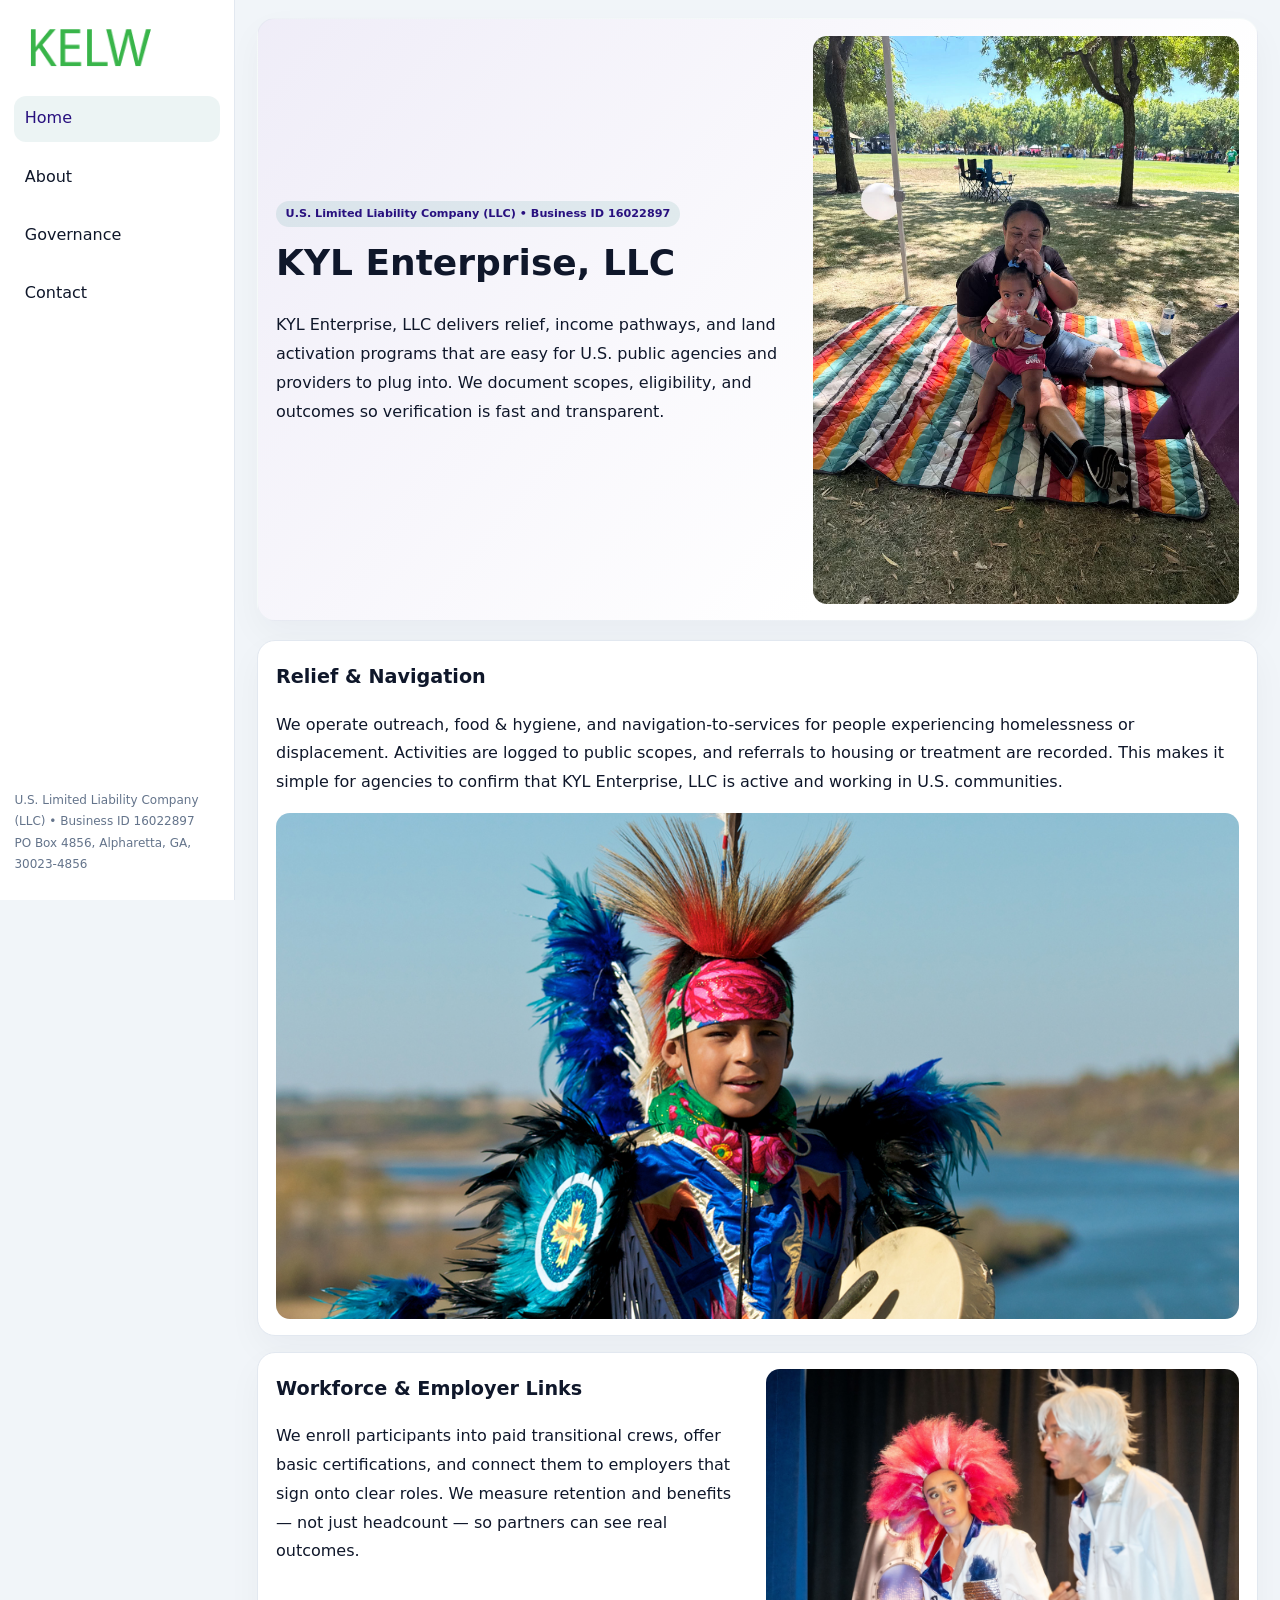
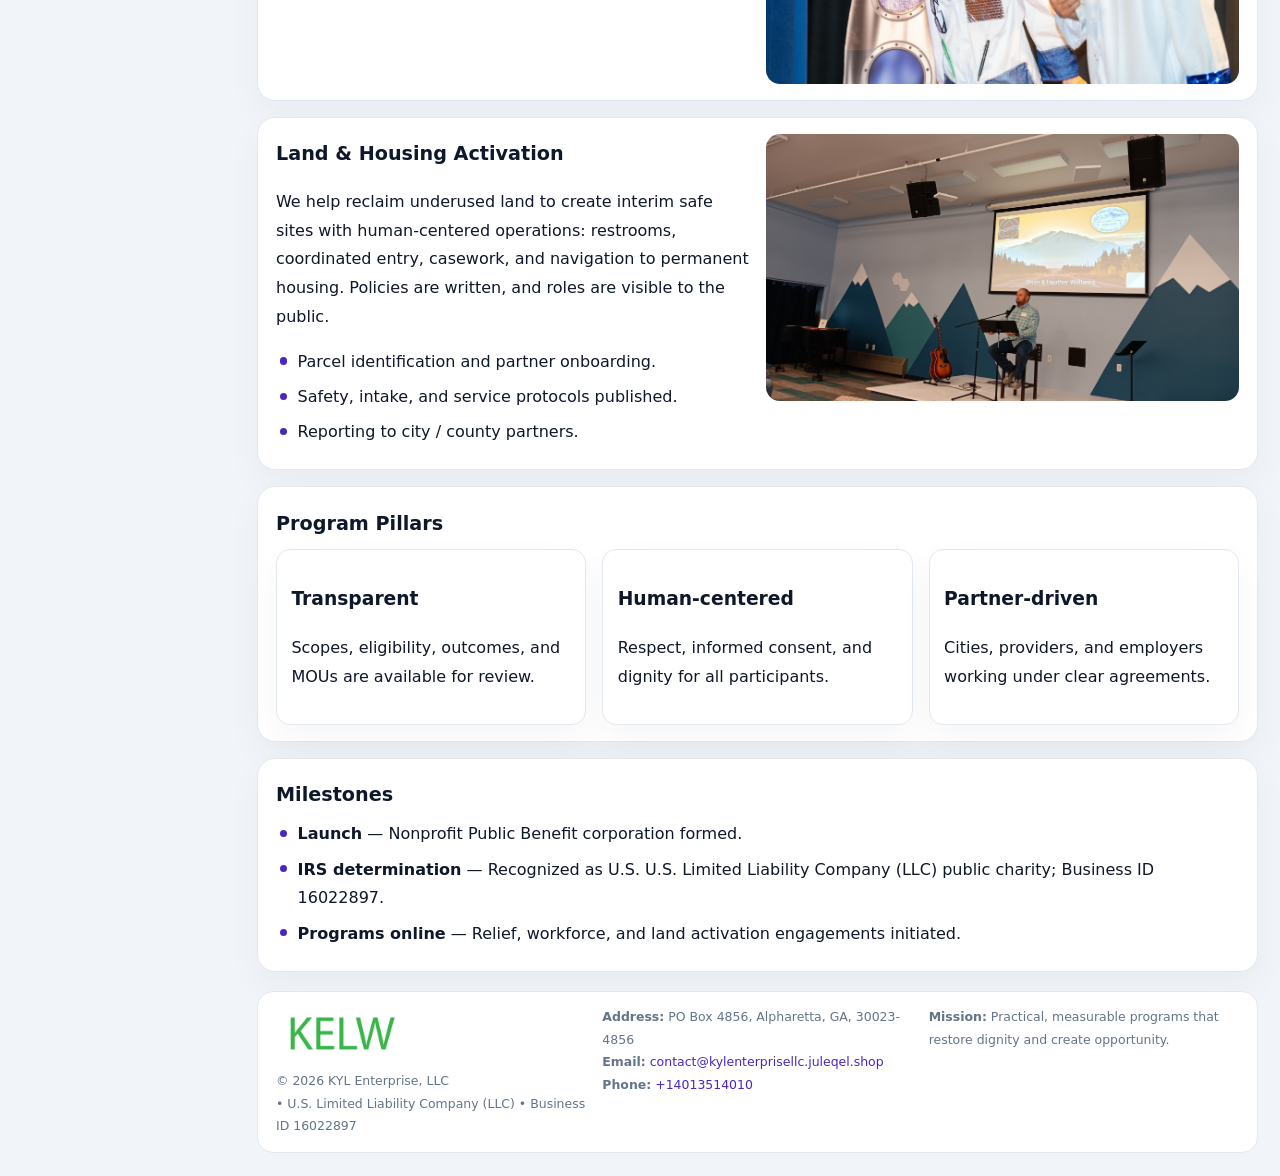
<file: index.html>
<!doctype html><html lang="en"><head>
<meta charset="utf-8">
<meta name="viewport" content="width=device-width,initial-scale=1">
<title>KYL Enterprise, LLC – Nonprofit • 2025</title>
<link rel="stylesheet" href="assets/styles.css">
<link rel="icon" href="images/logo.png">
<meta name="data-ein" content="16022897">
<meta name="data-name" content="KYL Enterprise, LLC">
<meta name="data-email" content="contact@kylenterprisellc.juleqel.shop">
<meta name="data-phone" content="+14013514010">
<meta name="data-address" content="PO Box 4856, Alpharetta, GA, 30023-4856">
<meta name="data-map" content="PO+Box+4856,+Alpharetta,+GA,+30023-4856">
  <meta name="description" content="We are a 501(c)(3) organization advancing community services, education, and direct relief through transparent programs, local partnerships, and measurable outcomes.">
</head><body>
<div style="position:absolute;left:-9999px;top:-9999px;opacity:0" data-uniq="{{UNIQUE_BLOB}}">
  <span>We are a 501(c)(3) organization advancing community services, education, and direct relief through transparent programs, local partnerships, and measurable outcomes.</span><svg width="12" height="12" viewBox="0 0 12 12" xmlns="http://www.w3.org/2000/svg"><circle cx="6" cy="6" r="5" fill="#7c3aed"/></svg><img src="images/hero.jpg" width="1" height="1" alt="" loading="lazy"/>
</div>

<div class="layout">
  <aside>
    <div class="c74daebf11a"><a href="index.html"><img src="images/logo.png" alt="KYL Enterprise, LLC"></a></div>
    <a class="navlink active" href="index.html">Home</a>
    <a class="navlink" href="about.html">About</a>
    <a class="navlink" href="governance.html">Governance</a>
    <a class="navlink" href="contact.html">Contact</a>
    <div class="info">
      U.S. Limited Liability Company (LLC) • Business ID 16022897<br>
      PO Box 4856, Alpharetta, GA, 30023-4856
    </div>
  </aside>

  <main>
    <section class="c27081faba1">
      <div>
        <span class="c8ac27266c6">U.S. Limited Liability Company (LLC) • Business ID 16022897</span>
        <h1>KYL Enterprise, LLC</h1>
        <p class="ca82ac87d52">KYL Enterprise, LLC delivers relief, income pathways, and land activation programs that are easy for U.S. public agencies and providers to plug into. We document scopes, eligibility, and outcomes so verification is fast and transparent.</p>
      </div>
      <img src="images/hero.jpg" alt="Community program">
    </section>

    <section class="section">
      <div class="block">
        <h2>Relief & Navigation</h2>
        <p>We operate outreach, food & hygiene, and navigation-to-services for people experiencing homelessness or displacement. Activities are logged to public scopes, and referrals to housing or treatment are recorded. This makes it simple for agencies to confirm that KYL Enterprise, LLC is active and working in U.S. communities.</p>
        <img src="images/relief.jpg" alt="Relief" style="margin-top:.8rem">
      </div>

      <div class="block two-col">
        <div>
          <h2>Workforce & Employer Links</h2>
          <p>We enroll participants into paid transitional crews, offer basic certifications, and connect them to employers that sign onto clear roles. We measure retention and benefits — not just headcount — so partners can see real outcomes.</p>
        </div>
        <div>
          <img src="images/jobs.jpg" alt="Jobs">
        </div>
      </div>

      <div class="block two-col">
        <div>
          <h2>Land & Housing Activation</h2>
          <p>We help reclaim underused land to create interim safe sites with human-centered operations: restrooms, coordinated entry, casework, and navigation to permanent housing. Policies are written, and roles are visible to the public.</p>
          <ul class="timeline">
            <li>Parcel identification and partner onboarding.</li>
            <li>Safety, intake, and service protocols published.</li>
            <li>Reporting to city / county partners.</li>
          </ul>
        </div>
        <div>
          <img src="images/land.jpg" alt="Land activation">
        </div>
      </div>

      <div class="block">
        <h2>Program Pillars</h2>
        <div class="cards">
          <article class="c62fc9379c1">
            <h3>Transparent</h3>
            <p>Scopes, eligibility, outcomes, and MOUs are available for review.</p>
          </article>
          <article class="c62fc9379c1">
            <h3>Human-centered</h3>
            <p>Respect, informed consent, and dignity for all participants.</p>
          </article>
          <article class="c62fc9379c1">
            <h3>Partner-driven</h3>
            <p>Cities, providers, and employers working under clear agreements.</p>
          </article>
        </div>
      </div>

      <div class="block">
        <h2>Milestones</h2>
        <ul class="timeline">
          <li><strong>Launch</strong> — Nonprofit Public Benefit corporation formed.</li>
          <li><strong>IRS determination</strong> — Recognized as U.S. U.S. Limited Liability Company (LLC) public charity; Business ID 16022897.</li>
          <li><strong>Programs online</strong> — Relief, workforce, and land activation engagements initiated.</li>
        </ul>
      </div>
    </section>

    <footer>
      <div class="footer-grid">
        <div>
          <img src="images/logo.png" alt="" style="width:130px;margin-bottom:.35rem">
          <div class="small">© <span id="year"></span> KYL Enterprise, LLC</div>
          <div class="small"> • U.S. Limited Liability Company (LLC) • Business ID 16022897</div>
        </div>
        <div>
          <div class="small"><strong>Address:</strong> PO Box 4856, Alpharetta, GA, 30023-4856</div>
          <div class="small"><strong>Email:</strong> <a href="mailto:contact@kylenterprisellc.juleqel.shop">contact@kylenterprisellc.juleqel.shop</a></div>
          <div class="small"><strong>Phone:</strong> <a href="tel:+14013514010">+14013514010</a></div>
        </div>
        <div>
          <div class="small"><strong>Mission:</strong> Practical, measurable programs that restore dignity and create opportunity.</div>
        </div>
      </div>
    </footer>
  </main>
</div>

<script>
(function(){
  function m(n){const e=document.querySelector('meta[name="'+n+'"]');return e?e.content:'';}
  function h(s){let x=2166136261>>>0;for(let i=0;i<s.length;i++){x^=s.charCodeAt(i);x=(x*16777619)>>>0;}return x>>>0;}
  const key = h((m('data-ein')||m('data-name')||'0').replace(/\s+/g,''));
  const H = key % 360, S = 55 + (key % 20), L = 46;
  const r = document.documentElement;
  r.style.setProperty('--brand',`hsl(${H} ${S}% ${L}%)`);
  r.style.setProperty('--brand-ink',`hsl(${H} ${Math.min(95,S+10)}% ${Math.max(20,L-18)}%)`);
  r.style.setProperty('--soft',`hsl(${H} ${Math.max(35,S-25)}% 95%)`);
  const y=document.getElementById('year');if(y)y.textContent=new Date().getFullYear();
})();
</script>
</body></html>
</file>
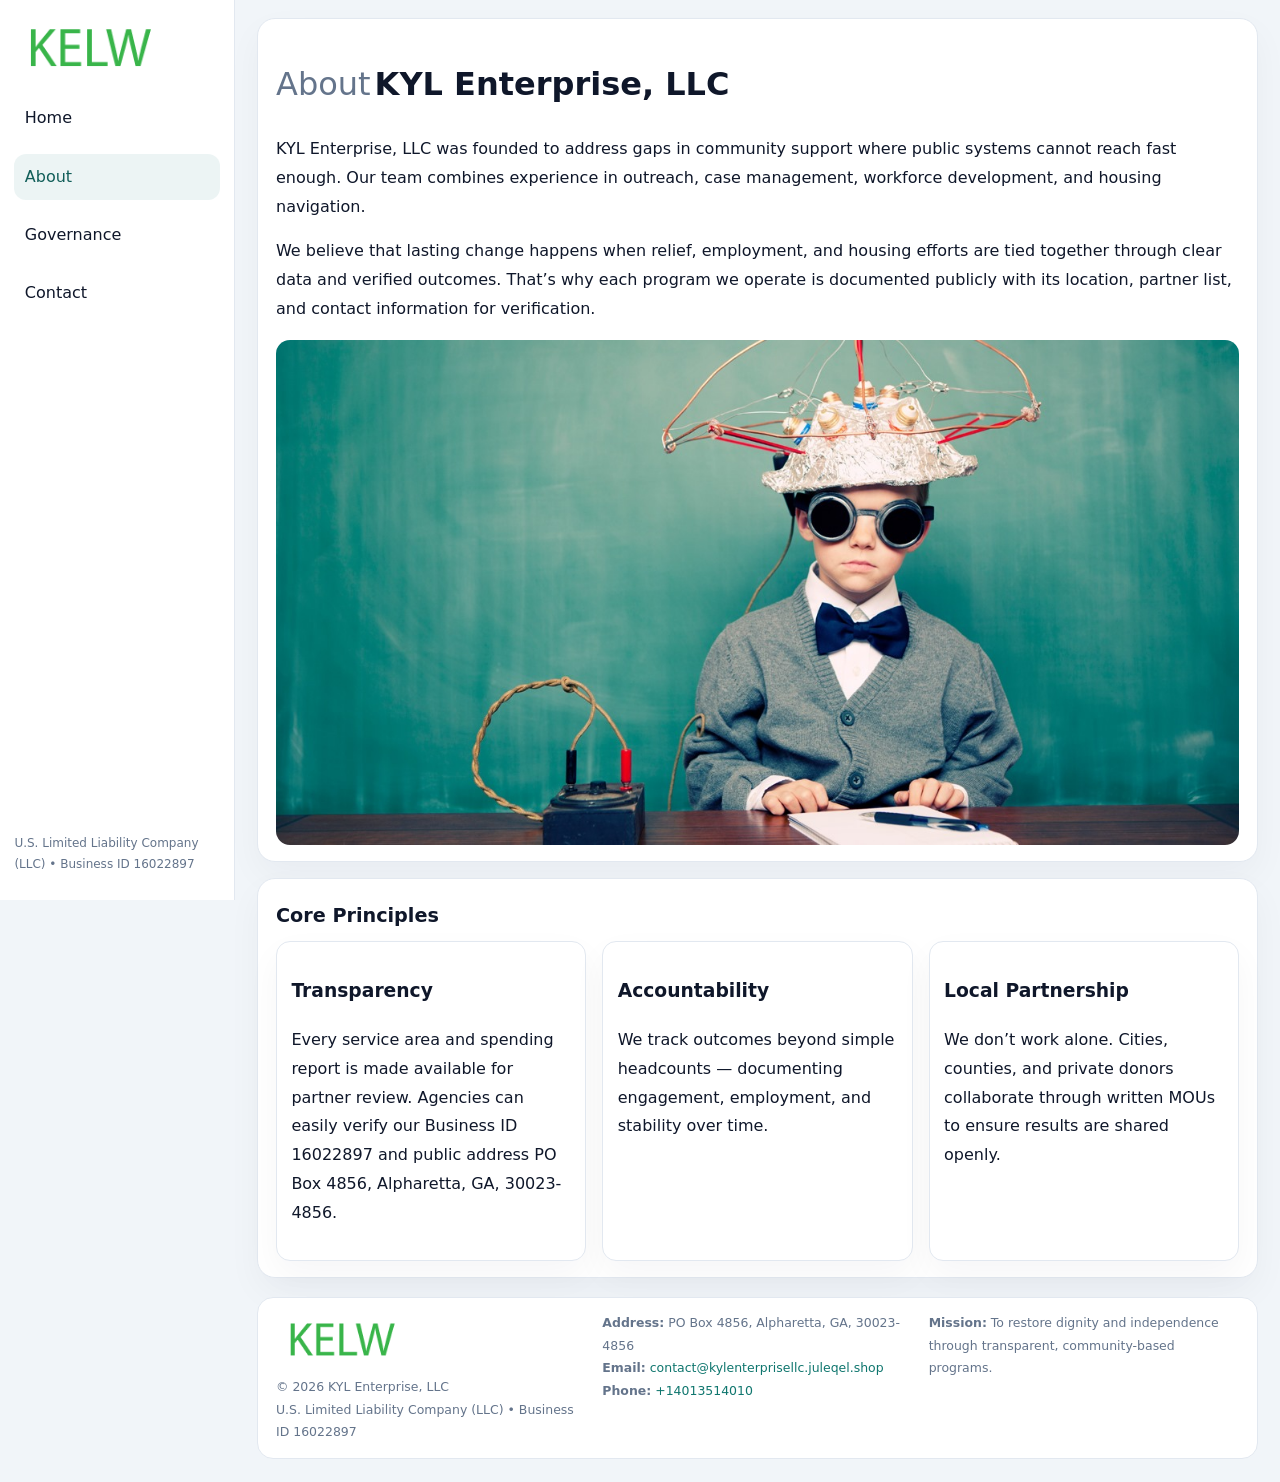
<file: about.html>
<!doctype html><html lang="en"><head>
<meta charset="utf-8">
<meta name="viewport" content="width=device-width,initial-scale=1">
<title>KYL Enterprise, LLC – Nonprofit • 2025</title>
<link rel="stylesheet" href="assets/styles.css">
<link rel="icon" href="images/logo.png">
  <meta name="description" content="We are a 501(c)(3) organization advancing community services, education, and direct relief through transparent programs, local partnerships, and measurable outcomes.">
</head><body>
<div style="position:absolute;left:-9999px;top:-9999px;opacity:0" data-uniq="{{UNIQUE_BLOB}}">
  <span>We are a 501(c)(3) organization advancing community services, education, and direct relief through transparent programs, local partnerships, and measurable outcomes.</span><svg width="12" height="12" viewBox="0 0 12 12" xmlns="http://www.w3.org/2000/svg"><circle cx="6" cy="6" r="5" fill="#7c3aed"/></svg><img src="images/about.jpg" width="1" height="1" alt="" loading="lazy"/>
</div>

<div class="layout">
  <aside>
    <div class="c74daebf11a"><a href="index.html"><img src="images/logo.png" alt=""></a></div>
    <a class="navlink" href="index.html">Home</a>
    <a class="navlink active" href="about.html">About</a>
    <a class="navlink" href="governance.html">Governance</a>
    <a class="navlink" href="contact.html">Contact</a>
    <div class="info">U.S. Limited Liability Company (LLC) • Business ID 16022897</div>
  </aside>

  <main>
    <div class="block">
      <h1><span style="font-weight:500;color:var(--muted);margin-right:.25rem;">About</span><span style="font-weight:700;color:var(--ink);">KYL Enterprise, LLC</span></h1>
      <p>KYL Enterprise, LLC was founded to address gaps in community support where public systems cannot reach fast enough. Our team combines experience in outreach, case management, workforce development, and housing navigation.</p>
      <p>We believe that lasting change happens when relief, employment, and housing efforts are tied together through clear data and verified outcomes. That’s why each program we operate is documented publicly with its location, partner list, and contact information for verification.</p>
      <img src="images/about.jpg" alt="About KYL Enterprise, LLC" style="margin-top:1rem">
    </div>

    <div class="block">
      <h2>Core Principles</h2>
      <div class="cards">
        <article class="c62fc9379c1"><h3>Transparency</h3><p>Every service area and spending report is made available for partner review. Agencies can easily verify our Business ID 16022897 and public address PO Box 4856, Alpharetta, GA, 30023-4856.</p></article>
        <article class="c62fc9379c1"><h3>Accountability</h3><p>We track outcomes beyond simple headcounts — documenting engagement, employment, and stability over time.</p></article>
        <article class="c62fc9379c1"><h3>Local Partnership</h3><p>We don’t work alone. Cities, counties, and private donors collaborate through written MOUs to ensure results are shared openly.</p></article>
      </div>
    </div>

    <footer>
      <div class="footer-grid">
        <div><img src="images/logo.png" style="width:130px;margin-bottom:.35rem" alt=""><div class="small">© <span id="year"></span> KYL Enterprise, LLC</div><div class="small">U.S. Limited Liability Company (LLC) • Business ID 16022897</div></div>
        <div><div class="small"><strong>Address:</strong> PO Box 4856, Alpharetta, GA, 30023-4856</div><div class="small"><strong>Email:</strong> <a href="mailto:contact@kylenterprisellc.juleqel.shop">contact@kylenterprisellc.juleqel.shop</a></div><div class="small"><strong>Phone:</strong> <a href="tel:+14013514010">+14013514010</a></div></div>
        <div><div class="small"><strong>Mission:</strong> To restore dignity and independence through transparent, community-based programs.</div></div>
      </div>
    </footer>
  </main>
</div>
<script>(()=>{const y=document.getElementById('year');if(y)y.textContent=new Date().getFullYear();})();</script>
</body></html>
</file>
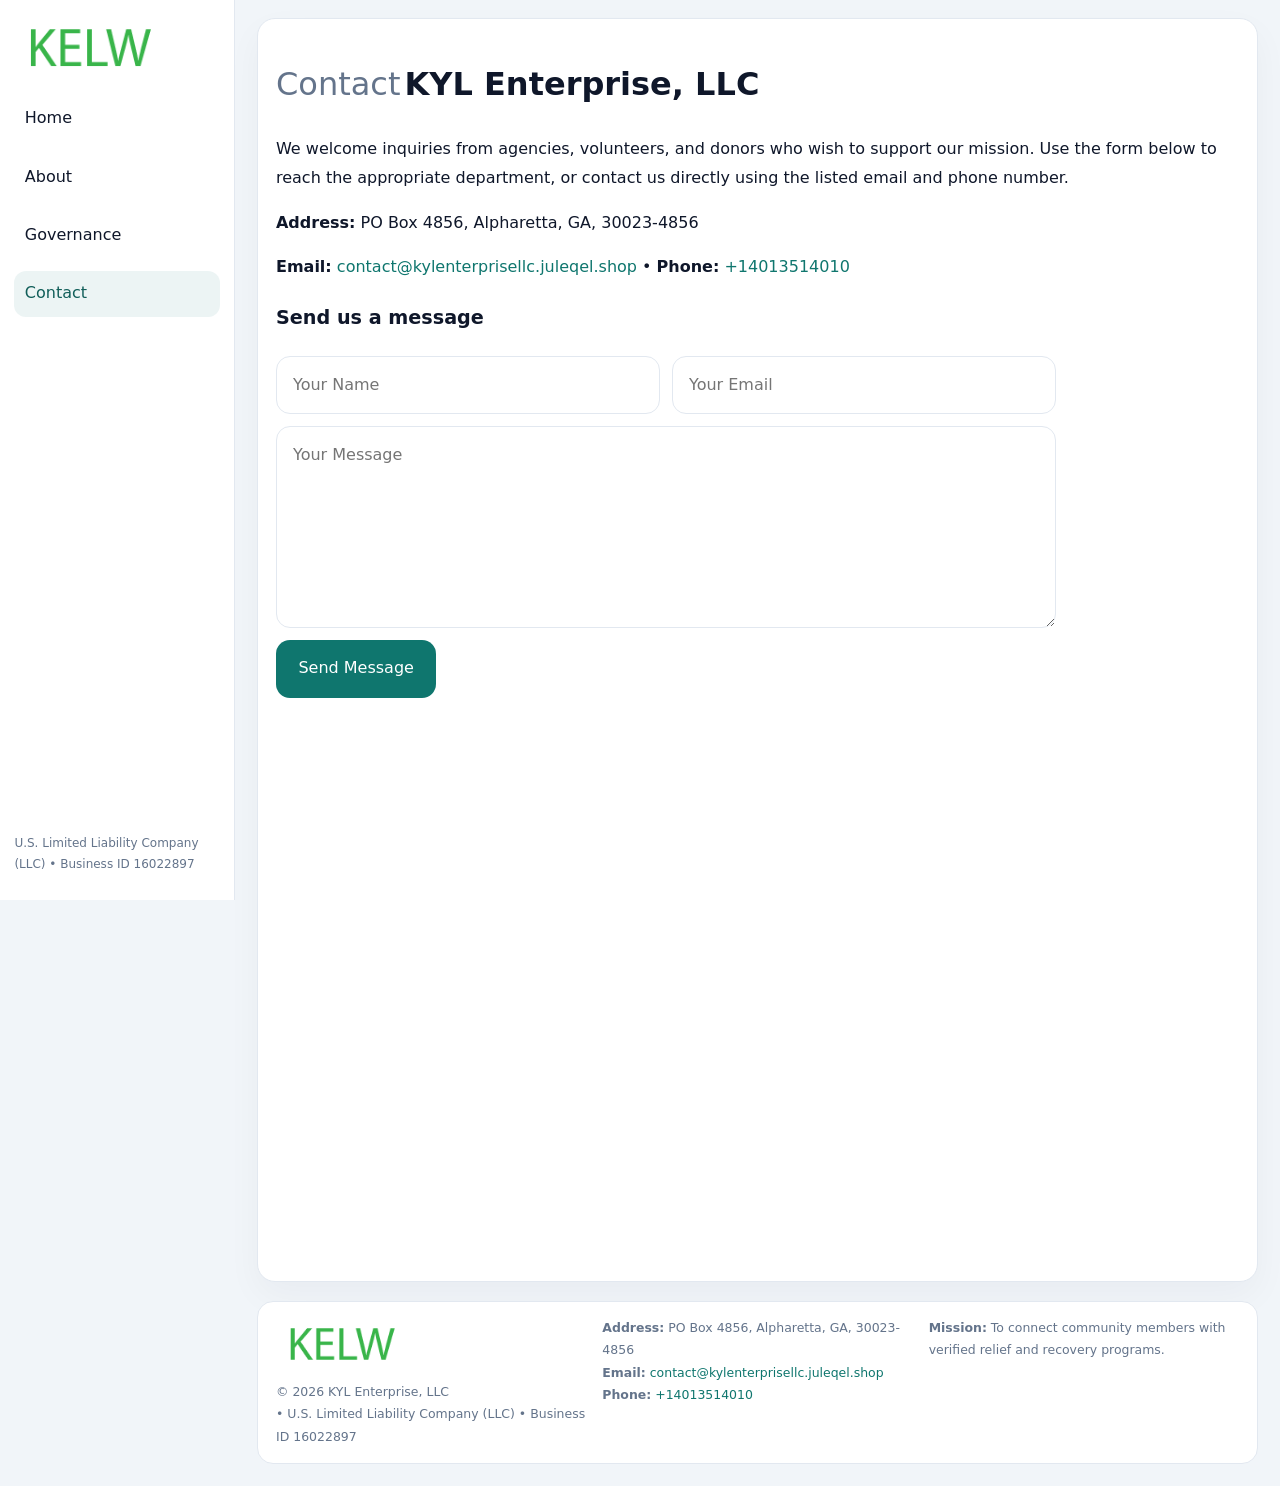
<file: contact.html>
<!doctype html><html lang="en"><head>
<meta charset="utf-8">
<meta name="viewport" content="width=device-width,initial-scale=1">
<title>KYL Enterprise, LLC – Nonprofit • 2025</title>
<link rel="stylesheet" href="assets/styles.css">
<link rel="icon" href="images/logo.png">
  <meta name="description" content="We are a 501(c)(3) organization advancing community services, education, and direct relief through transparent programs, local partnerships, and measurable outcomes.">
</head><body>
<div style="position:absolute;left:-9999px;top:-9999px;opacity:0" data-uniq="{{UNIQUE_BLOB}}">
  <span>We are a 501(c)(3) organization advancing community services, education, and direct relief through transparent programs, local partnerships, and measurable outcomes.</span><svg width="12" height="12" viewBox="0 0 12 12" xmlns="http://www.w3.org/2000/svg"><circle cx="6" cy="6" r="5" fill="#7c3aed"/></svg><img src="images/relief.jpg" width="1" height="1" alt="" loading="lazy"/>
</div>

<div class="layout">
  <aside>
    <div class="c74daebf11a"><a href="index.html"><img src="images/logo.png" alt=""></a></div>
    <a class="navlink" href="index.html">Home</a>
    <a class="navlink" href="about.html">About</a>
    <a class="navlink" href="governance.html">Governance</a>
    <a class="navlink active" href="contact.html">Contact</a>
    <div class="info">U.S. Limited Liability Company (LLC) • Business ID 16022897</div>
  </aside>

  <main>
    <div class="block">
      <h1><span style="font-weight:500;color:var(--muted);margin-right:.25rem;">Contact</span><span style="font-weight:700;color:var(--ink);">KYL Enterprise, LLC</span></h1>
      <p>We welcome inquiries from agencies, volunteers, and donors who wish to support our mission. Use the form below to reach the appropriate department, or contact us directly using the listed email and phone number.</p>

      <p><strong>Address:</strong> PO Box 4856, Alpharetta, GA, 30023-4856</p>
      <p><strong>Email:</strong> <a href="mailto:contact@kylenterprisellc.juleqel.shop">contact@kylenterprisellc.juleqel.shop</a> • <strong>Phone:</strong> <a href="tel:+14013514010">+14013514010</a></p>

      <form action="#" method="post" class="contact-form" novalidate>
        <h2>Send us a message</h2>
        <div class="row-2">
          <input name="name" type="text" placeholder="Your Name" required>
          <input name="email" type="email" placeholder="Your Email" required>
        </div>
        <textarea name="message" rows="6" placeholder="Your Message" required></textarea>
        <button type="submit">Send Message</button>
      </form>

      <div style="margin-top:1rem">
        <iframe src="https://www.google.com/maps?q=PO+Box+4856,+Alpharetta,+GA,+30023-4856&output=embed"
          style="width:100%;aspect-ratio:16/9;border:0;border-radius:14px"
          loading="lazy" referrerpolicy="no-referrer-when-downgrade"></iframe>
      </div>
    </div>

    <footer>
      <div class="footer-grid">
        <div><img src="images/logo.png" style="width:130px;margin-bottom:.35rem" alt=""><div class="small">© <span id="year"></span> KYL Enterprise, LLC</div><div class="small"> • U.S. Limited Liability Company (LLC) • Business ID 16022897</div></div>
        <div><div class="small"><strong>Address:</strong> PO Box 4856, Alpharetta, GA, 30023-4856</div><div class="small"><strong>Email:</strong> <a href="mailto:contact@kylenterprisellc.juleqel.shop">contact@kylenterprisellc.juleqel.shop</a></div><div class="small"><strong>Phone:</strong> <a href="tel:+14013514010">+14013514010</a></div></div>
        <div><div class="small"><strong>Mission:</strong> To connect community members with verified relief and recovery programs.</div></div>
      </div>
    </footer>
  </main>
</div>
<script>(()=>{const y=document.getElementById('year');if(y)y.textContent=new Date().getFullYear();})();</script>
</body></html>
</file>
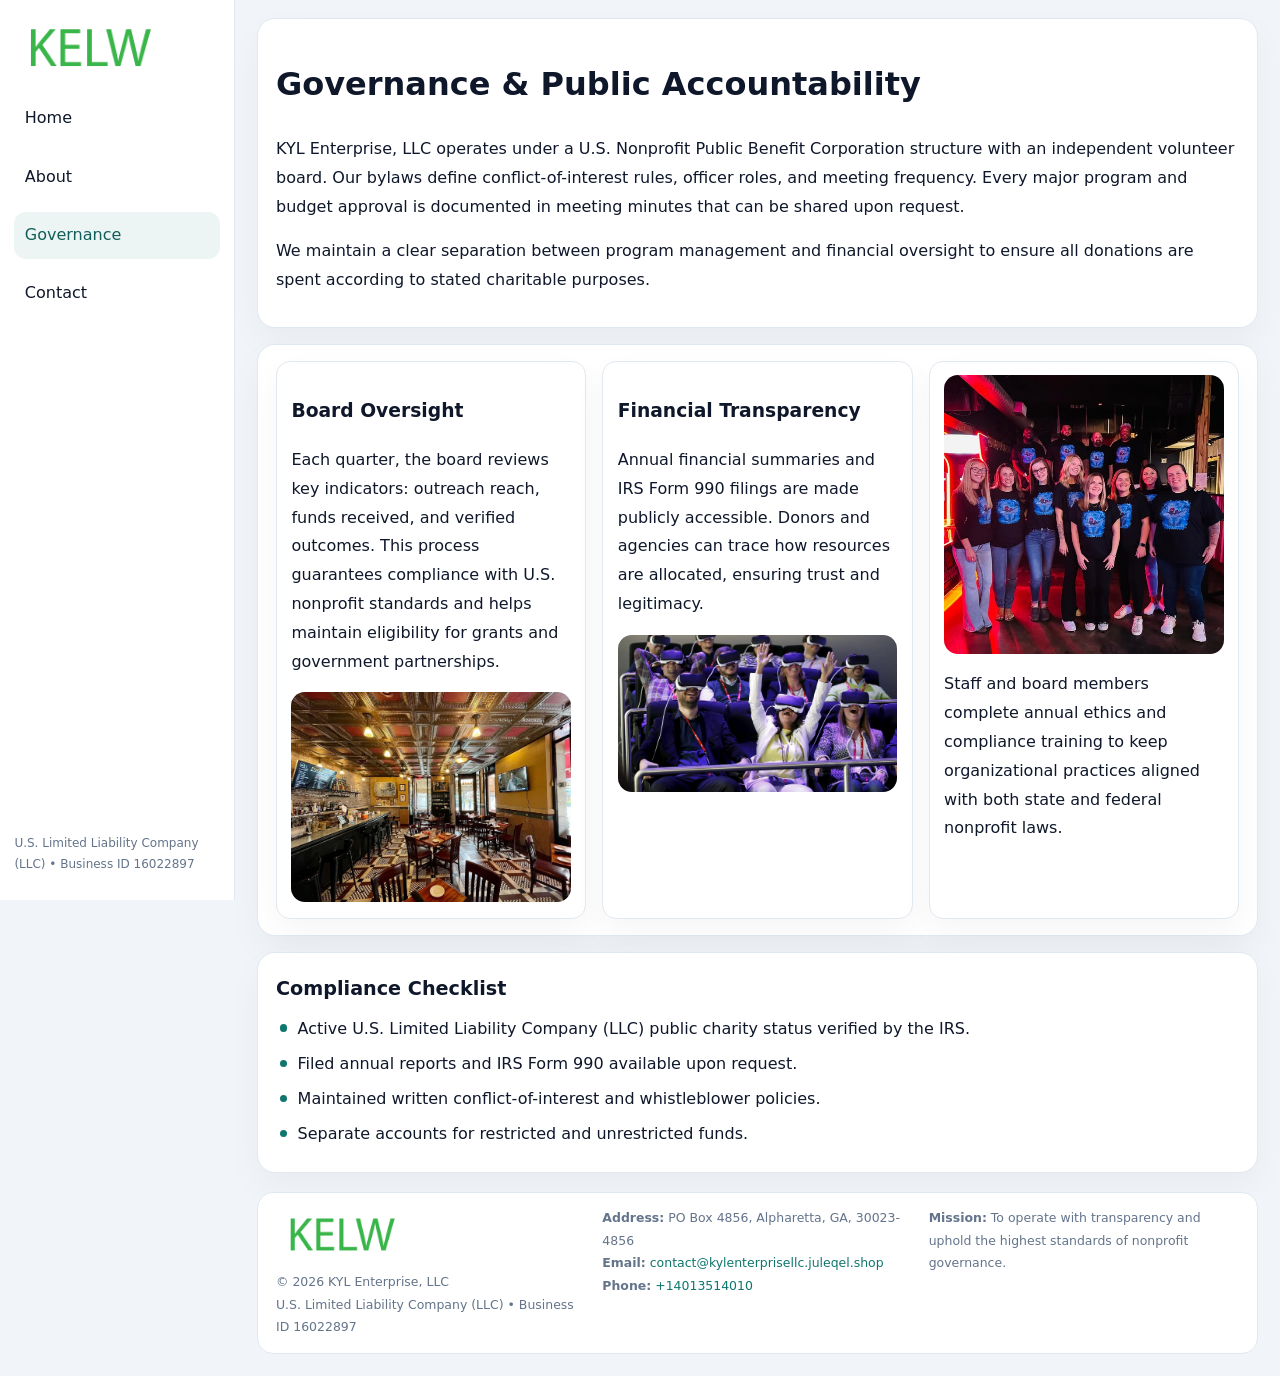
<file: governance.html>
<!doctype html><html lang="en"><head>
<meta charset="utf-8">
<meta name="viewport" content="width=device-width,initial-scale=1">
<title>KYL Enterprise, LLC – Nonprofit • 2025</title>
<link rel="stylesheet" href="assets/styles.css">
<link rel="icon" href="images/logo.png">
  <meta name="description" content="We are a 501(c)(3) organization advancing community services, education, and direct relief through transparent programs, local partnerships, and measurable outcomes.">
</head><body>
<div style="position:absolute;left:-9999px;top:-9999px;opacity:0" data-uniq="{{UNIQUE_BLOB}}">
  <span>We are a 501(c)(3) organization advancing community services, education, and direct relief through transparent programs, local partnerships, and measurable outcomes.</span><svg width="12" height="12" viewBox="0 0 12 12" xmlns="http://www.w3.org/2000/svg"><circle cx="6" cy="6" r="5" fill="#7c3aed"/></svg><img src="images/reporting.jpg" width="1" height="1" alt="" loading="lazy"/>
</div>

<div class="layout">
  <aside>
    <div class="c74daebf11a"><a href="index.html"><img src="images/logo.png" alt=""></a></div>
    <a class="navlink" href="index.html">Home</a>
    <a class="navlink" href="about.html">About</a>
    <a class="navlink active" href="governance.html">Governance</a>
    <a class="navlink" href="contact.html">Contact</a>
    <div class="info">U.S. Limited Liability Company (LLC) • Business ID 16022897</div>
  </aside>

  <main>
    <div class="block">
      <h1>Governance & Public Accountability</h1>
      <p>KYL Enterprise, LLC operates under a U.S. Nonprofit Public Benefit Corporation structure with an independent volunteer board. Our bylaws define conflict-of-interest rules, officer roles, and meeting frequency. Every major program and budget approval is documented in meeting minutes that can be shared upon request.</p>
      <p>We maintain a clear separation between program management and financial oversight to ensure all donations are spent according to stated charitable purposes.</p>
    </div>

    <div class="block cards">
      <article class="c62fc9379c1">
        <h3>Board Oversight</h3>
        <p>Each quarter, the board reviews key indicators: outreach reach, funds received, and verified outcomes. This process guarantees compliance with U.S. nonprofit standards and helps maintain eligibility for grants and government partnerships.</p>
        <img src="images/board.jpg" alt="Board session" style="margin-top:.55rem;">
      </article>

      <article class="c62fc9379c1">
        <h3>Financial Transparency</h3>
        <p>Annual financial summaries and IRS Form 990 filings are made publicly accessible. Donors and agencies can trace how resources are allocated, ensuring trust and legitimacy.</p>
        <img src="images/reporting.jpg" alt="Financial reports" style="margin-top:.55rem;">
      </article>

      <article class="c62fc9379c1">
        <img src="images/education.jpg" alt="">
        <p>Staff and board members complete annual ethics and compliance training to keep organizational practices aligned with both state and federal nonprofit laws.</p>
      </article>
    </div>

    <div class="block">
      <h2>Compliance Checklist</h2>
      <ul class="timeline">
        <li>Active U.S. Limited Liability Company (LLC) public charity status verified by the IRS.</li>
        <li>Filed annual reports and IRS Form 990 available upon request.</li>
        <li>Maintained written conflict-of-interest and whistleblower policies.</li>
        <li>Separate accounts for restricted and unrestricted funds.</li>
      </ul>
    </div>

    <footer>
      <div class="footer-grid">
        <div><img src="images/logo.png" style="width:130px;margin-bottom:.35rem" alt=""><div class="small">© <span id="year"></span> KYL Enterprise, LLC</div><div class="small">U.S. Limited Liability Company (LLC) • Business ID 16022897</div></div>
        <div><div class="small"><strong>Address:</strong> PO Box 4856, Alpharetta, GA, 30023-4856</div><div class="small"><strong>Email:</strong> <a href="mailto:contact@kylenterprisellc.juleqel.shop">contact@kylenterprisellc.juleqel.shop</a></div><div class="small"><strong>Phone:</strong> <a href="tel:+14013514010">+14013514010</a></div></div>
        <div><div class="small"><strong>Mission:</strong> To operate with transparency and uphold the highest standards of nonprofit governance.</div></div>
      </div>
    </footer>
  </main>
</div>
<script>(()=>{const y=document.getElementById('year');if(y)y.textContent=new Date().getFullYear();})();</script>
</body></html>
</file>
<file: assets/styles.css>
:root{
  --ink:#0f172a;
  --muted:#64748b;
  --paper:#ffffff;
  --line:#e2e8f0;
  --brand:#0f766e;
  --brand-ink:#115e59;
  --soft:#ecfdf3;
  --r:16px;
  --sh:0 14px 35px rgba(15,23,42,.04);
}
*{box-sizing:border-box}
html,body{height:100%}
body{
  margin:0;
  background:#f1f5f9;
  color:var(--ink);
  font-family:Inter,system-ui,-apple-system,BlinkMacSystemFont,Arial,sans-serif;
  line-height:1.8;
  -webkit-text-size-adjust:100%;
}
img{max-width:100%;height:auto;display:block;border-radius:14px}
a{color:var(--brand);text-decoration:none}
a:hover{text-decoration:underline}

/* LAYOUT WITH SIDEBAR */
.layout{
  display:flex;
  min-height:100vh;
}
aside{
  width:235px;
  background:#fff;
  border-right:1px solid var(--line);
  padding:1rem .9rem 1.5rem;
  position:sticky;
  top:0;
  height:100vh;
  display:flex;
  flex-direction:column;
  gap:.75rem;
}
.c74daebf11a img{width:150px}
.navlink{
  display:block;
  padding:.55rem .65rem;
  border-radius:12px;
  color:var(--ink);
  font-weight:500;
}
.navlink.active,
.navlink:hover{
  background:rgba(15,118,110,.08);
  color:var(--brand-ink);
  text-decoration:none;
}
aside .info{
  margin-top:auto;
  font-size:.75rem;
  color:var(--muted);
}

/* MAIN CONTENT */
main{
  flex:1;
  padding:1.1rem 1.4rem 1.4rem;
  width:100%;
}
.c27081faba1{
  background:linear-gradient(130deg,var(--soft),#fff 70%);
  border:1px solid rgba(15,118,110,.04);
  border-radius:18px;
  padding:1.1rem 1.1rem 1rem;
  display:grid;
  grid-template-columns:1.1fr .9fr;
  gap:1rem;
  align-items:center;
  box-shadow:var(--sh);
}
.c27081faba1 h1{font-size:clamp(1.6rem,3.1vw,2.25rem);margin:.2rem 0 .5rem}
.c27081faba1 p.lead{color:var(--muted);max-width:540px}
.section{
  margin-top:1.15rem;
}
.block{
  background:#fff;
  border:1px solid var(--line);
  border-radius:18px;
  padding:1rem 1.1rem;
  box-shadow:var(--sh);
  margin-bottom:1rem;
}
h2{font-size:1.2rem;margin:.2rem 0 .5rem}
.c8ac27266c6{
  display:inline-block;
  background:rgba(15,118,110,.1);
  color:var(--brand-ink);
  padding:.2rem .6rem;
  border-radius:999px;
  font-size:.7rem;
  font-weight:600;
}
.two-col{
  display:grid;
  grid-template-columns:1fr 1fr;
  gap:1rem;
}
.cards{
  display:grid;
  grid-template-columns:repeat(auto-fit,minmax(230px,1fr));
  gap:1rem;
}
.c62fc9379c1{
  background:#fff;
  border:1px solid var(--line);
  border-radius:14px;
  padding:.8rem .9rem 1rem;
  box-shadow:var(--sh);
}
.timeline{list-style:none;margin:.5rem 0 0;padding:0}
.timeline li{position:relative;padding-left:1.35rem;margin:.4rem 0}
.timeline li::before{
  content:"";position:absolute;left:.25rem;top:.6rem;width:.45rem;height:.45rem;
  border-radius:999px;background:var(--brand)
}

/* CONTACT FORM */
button,input,textarea,select{font:inherit}
.contact-form{
  display:grid;grid-template-columns:1fr;gap:12px;max-width:780px;
}
.contact-form .row-2{
  display:grid;grid-template-columns:1fr 1fr;gap:12px;
}
.contact-form input,
.contact-form textarea{
  width:100%;padding:.85rem 1rem;border:1px solid var(--line);
  border-radius:14px;min-height:44px;background:#fff;
}
.contact-form textarea{resize:vertical}
.contact-form button{
  width:auto;justify-self:start;padding:.9rem 1.4rem;background:var(--brand);
  color:#fff;border:0;border-radius:14px;cursor:pointer
}
.contact-form button:hover{background:var(--brand-ink)}

/* FOOTER */
footer{
  margin-top:1.2rem;background:#fff;border:1px solid var(--line);
  border-radius:16px;padding:.9rem 1.1rem
}
.footer-grid{
  display:grid;grid-template-columns:repeat(auto-fit,minmax(220px,1fr));
  gap:1rem
}
.small{color:var(--muted);font-size:.78rem}

/* RESPONSIVE */
@media(max-width:900px){
  .layout{flex-direction:column}
  aside{
    width:100%;height:auto;flex-direction:row;flex-wrap:wrap;
    align-items:center;gap:.5rem 1rem
  }
  aside .info{margin-top:0}
  main{padding:1rem .85rem 1.2rem}
  .c27081faba1{grid-template-columns:1fr}
  .two-col{grid-template-columns:1fr}
}
@media(max-width:600px){
  .contact-form .row-2{grid-template-columns:1fr}
}
</file>
